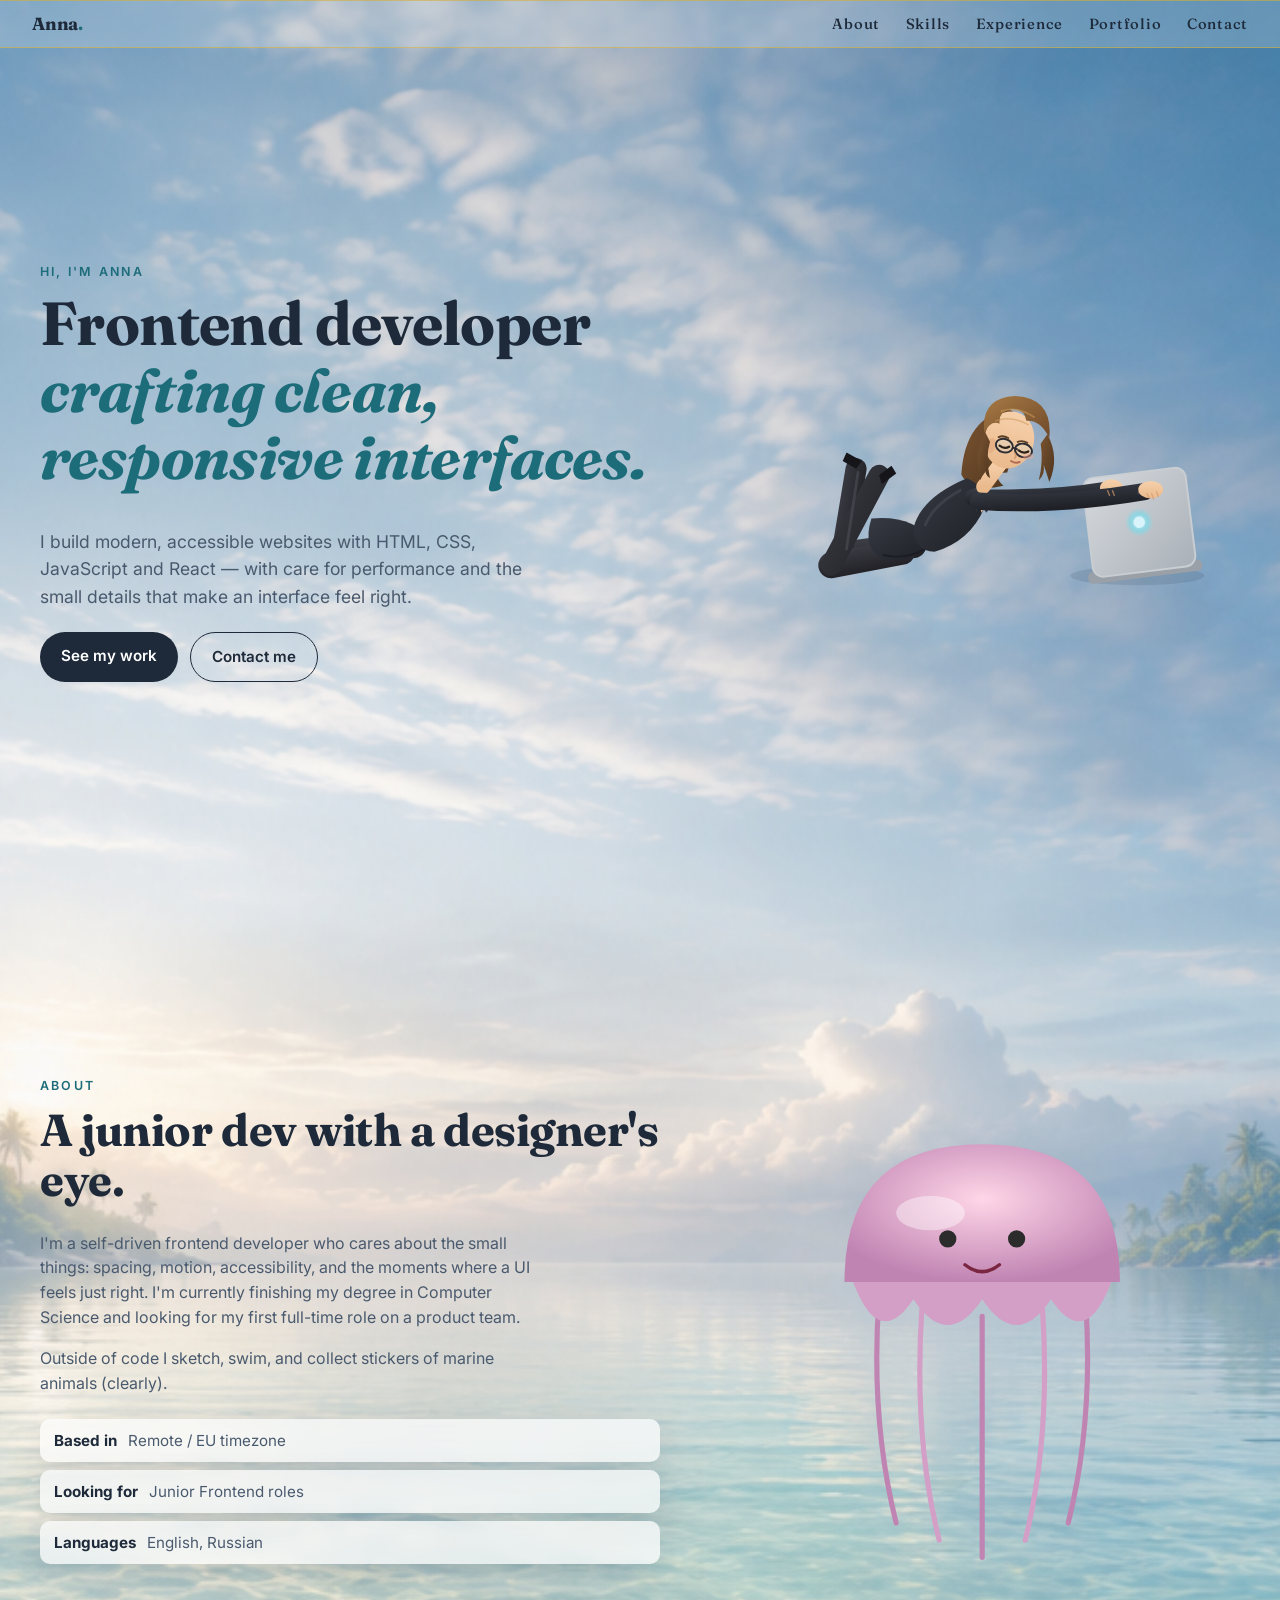
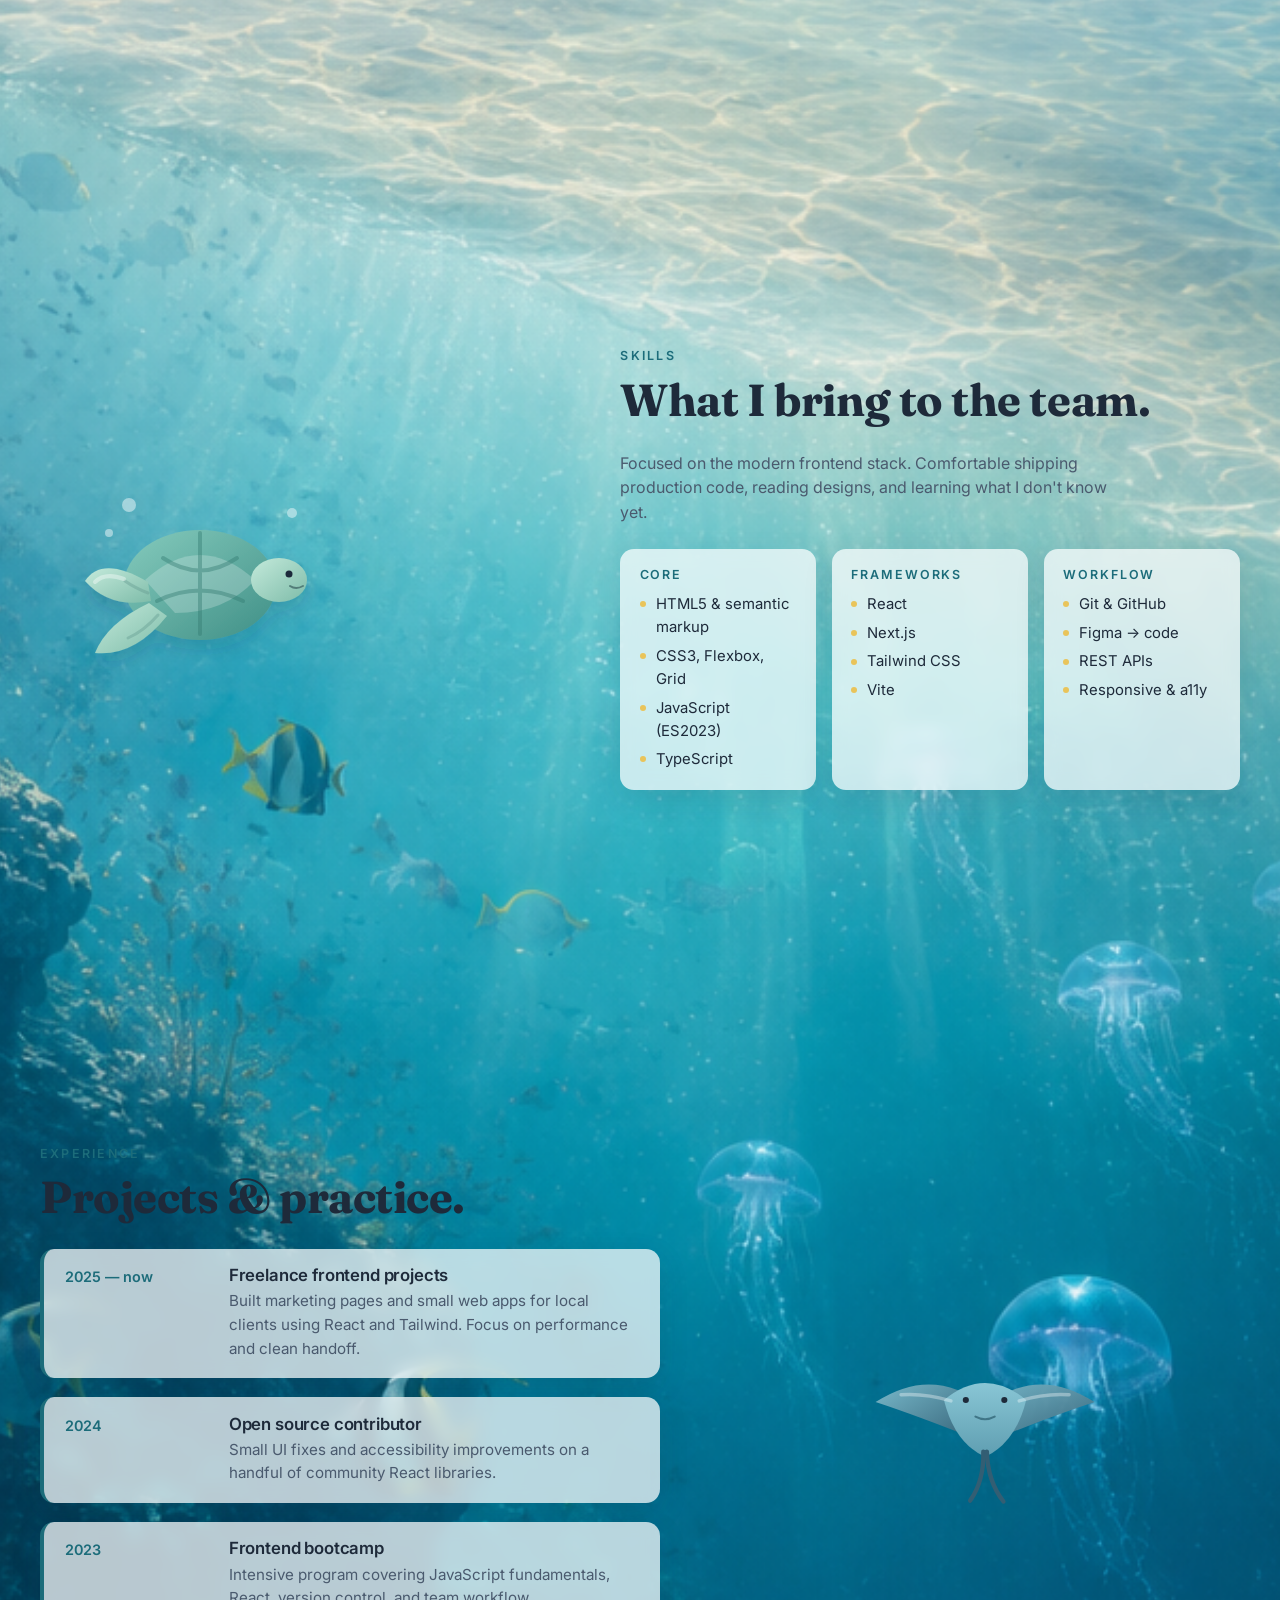
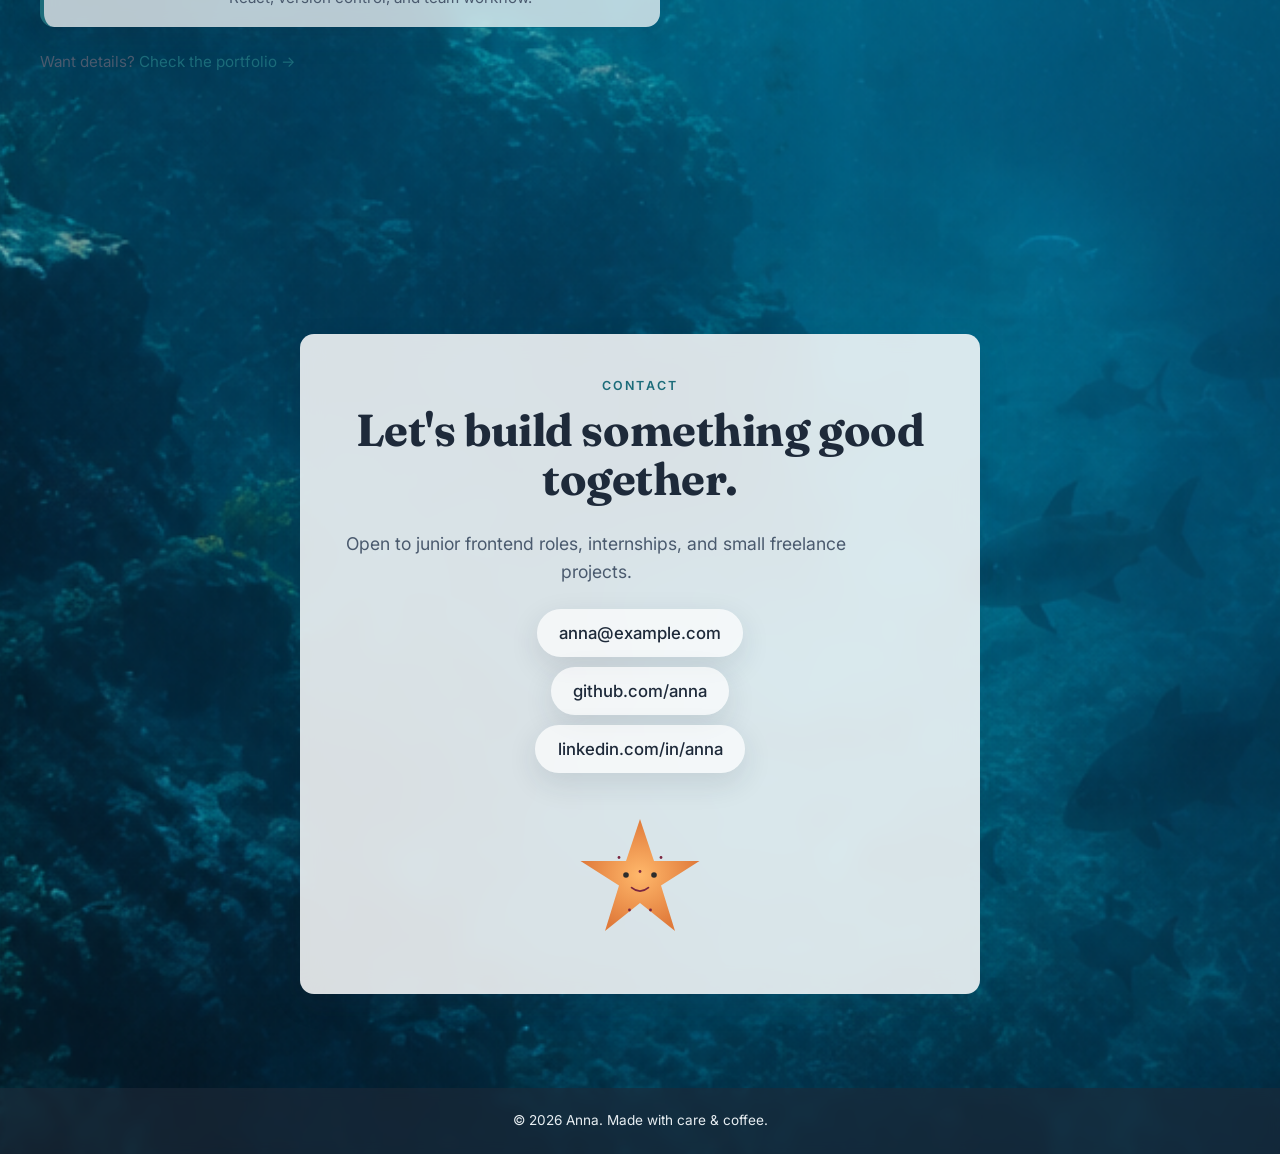
<file: index.html>
<!DOCTYPE html>
<html lang="en">
  <head>
    <!-- Кодировка и адаптация под ширину устройства -->
    <meta charset="UTF-8">
    <meta name="viewport" content="width=device-width, initial-scale=1.0">

    <!-- SEO: описание и ключевые слова для поисковиков -->
    <meta name="description" content="Anna — Junior Frontend Developer. Portfolio, skills and experience.">
    <meta name="keywords" content="Resume, Frontend Developer, React, JavaScript, Anna">
    <meta name="author" content="Anna">
    <title>Anna — Frontend Developer</title>

    <!-- Подключаем стили и шрифты Google -->
    <link rel="stylesheet" href="style.css">
    <link rel="preconnect" href="https://fonts.googleapis.com">
    <link rel="preconnect" href="https://fonts.gstatic.com" crossorigin>
    <link href="https://fonts.googleapis.com/css2?family=Inter:wght@400;500;600;700&family=Fraunces:opsz,wght@9..144,500;9..144,700&display=swap" rel="stylesheet">
  </head>
  <body>

    <!-- ============ ШАПКА: логотип + меню (прилипает к верху) ============ -->
    <header class="site-header">
      <!-- Логотип-имя, ведёт на самый верх страницы -->
      <a class="brand" href="#hero">Anna<span class="dot">.</span></a>
      <nav>
        <ul class="nav-list">
          <li><a href="#about">About</a></li>
          <li><a href="#skills">Skills</a></li>
          <li><a href="#experience">Experience</a></li>
          <li><a href="portfolio.html">Portfolio</a></li>
          <li><a href="#contact">Contact</a></li>
        </ul>
      </nav>
    </header>

    <main>

      <!-- ============ HERO: первый экран ============ -->
      <section id="hero" class="screen hero">
        <div class="hero-inner">
          <!-- Левая колонка: текст и кнопки -->
          <div class="hero-content">
            <p class="eyebrow">Hi, I'm Anna</p>
            <h1>Frontend developer<br><span class="accent">crafting clean, responsive interfaces.</span></h1>
            <p class="lede">I build modern, accessible websites with HTML, CSS, JavaScript and React — with care for performance and the small details that make an interface feel right.</p>
            <div class="cta-row">
              <a class="btn primary" href="portfolio.html">See my work</a>
              <a class="btn ghost" href="#contact">Contact me</a>
            </div>
          </div>

          <!-- =====================================================================
               Правая колонка: АНИМИРОВАННАЯ ДЕВУШКА (нарисована кодом в SVG).
               aria-hidden="true" — картинка декоративная, скринридеры её пропускают.

               Как устроен рисунок (сверху вниз по слоям):
                 defs   — градиенты (кожа, волосы, пиджак, колготки, ноутбук, свечение)
                 style  — анимации (см. ниже)
                 далее идут слои: ноутбук → задние волосы → ноги → юбка →
                          пиджак → дальняя рука → шея → голова → лицо →
                          передние волосы → ближняя рука и кисти

               Анимации (заданы в блоке <style> внутри SVG):
                 girlKick  — ноги/каблуки слегка покачиваются вверх-вниз
                 girlSway  — пряди волос мягко колышутся
                 girlType  — кисти рук «печатают» (чуть двигаются)
                 girlBlink — глаза изредка моргают
                 girlGlow  — логотип на ноутбуке пульсирует свечением
               Весь контейнер вдобавок «парит» (анимация float в style.css).
               ===================================================================== -->
          <div class="hero-animal" aria-hidden="true">
            <svg viewBox="0 0 460 300" xmlns="http://www.w3.org/2000/svg">

              <!-- Градиенты и цвета -->
              <defs>
                <linearGradient id="skin" x1="0" y1="0" x2="0" y2="1">
                  <stop offset="0%" stop-color="#f6d0ab"/><stop offset="100%" stop-color="#eaba8d"/>
                </linearGradient>
                <linearGradient id="hair" x1="0" y1="0" x2="1" y2="1">
                  <stop offset="0%" stop-color="#7c5430"/><stop offset="100%" stop-color="#4e3620"/>
                </linearGradient>
                <linearGradient id="hairHi" x1="0" y1="0" x2="1" y2="1">
                  <stop offset="0%" stop-color="#a87a44"/><stop offset="100%" stop-color="#6f4a2a"/>
                </linearGradient>
                <linearGradient id="blazer" x1="0" y1="0" x2="1" y2="1">
                  <stop offset="0%" stop-color="#363a43"/><stop offset="100%" stop-color="#1e2026"/>
                </linearGradient>
                <linearGradient id="tights" x1="0" y1="0" x2="1" y2="1">
                  <stop offset="0%" stop-color="#3b3b44"/><stop offset="100%" stop-color="#212126"/>
                </linearGradient>
                <linearGradient id="laptop" x1="0" y1="0" x2="1" y2="1">
                  <stop offset="0%" stop-color="#d6dade"/><stop offset="100%" stop-color="#aab0b8"/>
                </linearGradient>
                <radialGradient id="emblem" cx="50%" cy="50%" r="50%">
                  <stop offset="0%" stop-color="#bfeff7"/><stop offset="60%" stop-color="#8fd4e0"/>
                  <stop offset="100%" stop-color="#8fd4e0" stop-opacity="0"/>
                </radialGradient>
              </defs>

              <!-- Анимации рисунка -->
              <style>
                /* transform-box: fill-box — чтобы точка вращения считалась
                   относительно самой фигуры, а не всего холста. */
                .girl-legs  { transform-box: fill-box; transform-origin: 100% 82%; animation: girlKick 3.2s ease-in-out infinite; }
                .girl-lock  { transform-box: fill-box; transform-origin: top center; animation: girlSway 4s ease-in-out infinite; }
                .girl-lock.r { animation-delay: .6s; }
                .girl-hand  { transform-box: fill-box; transform-origin: center; animation: girlType .55s ease-in-out infinite alternate; }
                .girl-hand.b { animation-delay: .27s; }
                .girl-eyes  { transform-box: fill-box; transform-origin: center; animation: girlBlink 5.5s infinite; }
                .girl-emblem { animation: girlGlow 3s ease-in-out infinite; }

                @keyframes girlKick  { 0%,100% { transform: rotate(0); }      50% { transform: rotate(-5deg); } }
                @keyframes girlSway  { 0%,100% { transform: rotate(0); }      50% { transform: rotate(3deg); } }
                @keyframes girlType  { 0%      { transform: translateY(0); }  100% { transform: translateY(2px); } }
                @keyframes girlBlink { 0%,93%,100% { transform: scaleY(1); }  96% { transform: scaleY(.15); } }
                @keyframes girlGlow  { 0%,100% { opacity: .65; }              50% { opacity: 1; } }
              </style>

              <!-- НОУТБУК (немного повёрнут) -->
              <g>
                <ellipse cx="384" cy="258" rx="70" ry="10" fill="#1e2a3a" opacity="0.12"/>
                <g transform="rotate(-7 386 202)">
                  <rect x="326" y="248" width="120" height="12" rx="5" fill="#9aa0a8"/>           <!-- основание -->
                  <rect x="332" y="150" width="108" height="104" rx="11" fill="url(#laptop)"/>     <!-- крышка -->
                  <rect x="332" y="150" width="108" height="104" rx="11" fill="none" stroke="#c9ced3" stroke-width="2"/>
                  <circle class="girl-emblem" cx="386" cy="202" r="15" fill="url(#emblem)"/>        <!-- свечение логотипа -->
                  <circle cx="386" cy="202" r="6" fill="#d8f4fa"/>                                  <!-- сам логотип -->
                </g>
              </g>

              <!-- ЗАДНИЕ ВОЛОСЫ (за головой) -->
              <path d="M250 84 Q204 92 200 152 Q210 172 244 164 Q230 150 248 150 Q258 120 258 100 Q260 88 250 84 Z" fill="url(#hair)"/>

              <!-- НОГИ + КАБЛУКИ (колготки), вся группа покачивается -->
              <g class="girl-legs">
                <path d="M150 226 L75 236"  stroke="url(#tights)" stroke-width="27" fill="none" stroke-linecap="round"/> <!-- бедро 1 -->
                <path d="M75 236 L90 146"   stroke="url(#tights)" stroke-width="22" fill="none" stroke-linecap="round"/> <!-- голень 1 -->
                <path d="M138 233 L64 247"  stroke="url(#tights)" stroke-width="27" fill="none" stroke-linecap="round"/> <!-- бедро 2 -->
                <path d="M64 247 L114 153"  stroke="url(#tights)" stroke-width="22" fill="none" stroke-linecap="round"/> <!-- голень 2 -->
                <path d="M80 230 L92 150"   stroke="#55555f" stroke-width="3" fill="none" stroke-linecap="round" opacity="0.5"/> <!-- блик -->
                <path d="M90 146 l-14 -8 l4 -9 l16 9 z" fill="#15151a"/>   <!-- каблук 1 -->
                <path d="M114 153 l13 -10 l5 8 l-15 11 z" fill="#15151a"/> <!-- каблук 2 -->
              </g>

              <!-- ЮБКА -->
              <path d="M106 198 Q150 194 170 222 Q150 246 118 240 Q96 230 106 198 Z" fill="url(#blazer)"/>
              <path d="M118 236 Q140 242 162 230" stroke="#15161b" stroke-width="2" fill="none" opacity="0.6"/> <!-- линия низа -->

              <!-- ТОРС / ПИДЖАК -->
              <path d="M206 156 Q158 176 150 208 Q150 232 172 233 Q212 221 226 182 Q224 164 206 156 Z" fill="url(#blazer)"/>
              <path d="M200 168 Q170 184 162 206" stroke="#474b54" stroke-width="3" fill="none" opacity="0.6"/> <!-- блик талии -->
              <path d="M214 166 L224 176 L216 190 L208 178 Z" fill="#42464f"/> <!-- лацкан 1 -->
              <path d="M226 170 L236 180 L226 192 L220 182 Z" fill="#3a3e47"/> <!-- лацкан 2 -->
              <path d="M219 178 L226 184 L221 192 Z" fill="#f0c39d"/>          <!-- открытый вырот -->

              <!-- ДАЛЬНЯЯ РУКА (рукав + кисть) -->
              <path d="M212 176 Q290 178 352 168" stroke="url(#blazer)" stroke-width="17" fill="none" stroke-linecap="round"/>
              <path d="M345 170 q4 -3 8 -3" stroke="#474b54" stroke-width="2.5" fill="none" opacity="0.7"/> <!-- манжета -->
              <ellipse class="girl-hand" cx="357" cy="166" rx="12" ry="9" fill="url(#skin)"/>

              <!-- ШЕЯ -->
              <path d="M243 138 L223 165" stroke="url(#skin)" stroke-width="15" fill="none" stroke-linecap="round"/>

              <!-- ГОЛОВА + УХО -->
              <ellipse cx="250" cy="116" rx="26" ry="30" transform="rotate(16 250 116)" fill="url(#skin)"/>
              <ellipse cx="231" cy="122" rx="5" ry="8" transform="rotate(16 231 122)" fill="#e6b187"/>

              <!-- ЛИЦО -->
              <!-- очки -->
              <g stroke="#2c2c33" stroke-width="2" fill="none">
                <ellipse cx="245" cy="122" rx="9" ry="7" transform="rotate(16 245 122)" fill="#cdeef5" fill-opacity="0.22"/>
                <ellipse cx="265" cy="127" rx="9" ry="7" transform="rotate(16 265 127)" fill="#cdeef5" fill-opacity="0.22"/>
                <path d="M254 124 q3 1 5 2"/> <!-- перемычка -->
              </g>
              <!-- глаза (опущены к экрану), отдельной группой — чтобы моргали -->
              <g class="girl-eyes">
                <path d="M240 122 q5 4 10 1" stroke="#2a2018" stroke-width="2.4" fill="none" stroke-linecap="round"/>
                <path d="M260 127 q5 4 10 1" stroke="#2a2018" stroke-width="2.4" fill="none" stroke-linecap="round"/>
              </g>
              <path d="M239 113 q5 -2 10 1" stroke="#5a3f26" stroke-width="2" fill="none" stroke-linecap="round"/> <!-- бровь -->
              <path d="M259 118 q5 -2 10 1" stroke="#5a3f26" stroke-width="2" fill="none" stroke-linecap="round"/> <!-- бровь -->
              <path d="M256 130 q2 3 0 5" stroke="#d49a6f" stroke-width="1.6" fill="none" stroke-linecap="round"/> <!-- нос -->
              <path d="M252 138 q5 3 9 1" stroke="#b06a55" stroke-width="2" fill="none" stroke-linecap="round"/>   <!-- улыбка -->
              <ellipse cx="270" cy="133" rx="6" ry="3" fill="#f6a98f" opacity="0.45"/>                            <!-- румянец -->

              <!-- ПЕРЕДНИЕ ВОЛОСЫ (чёлка и боковые пряди, пряди колышутся) -->
              <path d="M224 108 Q220 72 256 70 Q296 72 292 114 Q283 95 268 96 Q266 82 251 84 Q239 86 240 99 Q231 95 224 108 Z" fill="url(#hairHi)"/>
              <path class="girl-lock r" d="M290 110 Q303 134 292 160 Q289 150 286 142 Q288 152 281 158 Q286 138 283 120 Z" fill="url(#hair)"/>
              <path class="girl-lock"   d="M225 108 Q212 132 220 158 Q224 148 226 140 Q223 152 230 156 Q225 134 230 118 Z" fill="url(#hair)"/>
              <path d="M242 86 Q258 80 276 92" stroke="#c79356" stroke-width="2" fill="none" opacity="0.6" stroke-linecap="round"/>   <!-- блик волос -->
              <path d="M236 96 Q252 90 270 100" stroke="#c79356" stroke-width="1.6" fill="none" opacity="0.5" stroke-linecap="round"/> <!-- блик волос -->

              <!-- БЛИЖНЯЯ РУКА + КИСТИ на ноутбуке -->
              <path d="M218 180 Q298 186 392 170" stroke="url(#blazer)" stroke-width="18" fill="none" stroke-linecap="round"/>
              <path d="M384 172 q5 -3 9 -3" stroke="#474b54" stroke-width="2.5" fill="none" opacity="0.7"/> <!-- манжета -->
              <ellipse class="girl-hand b" cx="398" cy="168" rx="13" ry="9" fill="url(#skin)"/>
              <g stroke="#d49a6f" stroke-width="1.4" opacity="0.7" stroke-linecap="round"> <!-- намёки на пальцы -->
                <path d="M394 172 l3 5"/><path d="M399 172 l2 6"/><path d="M404 170 l2 5"/>
                <path d="M353 169 l2 5"/><path d="M358 169 l2 5"/>
              </g>
            </svg>
          </div>
        </div>
      </section>

      <!-- ============ ABOUT: обо мне ============ -->
      <section id="about" class="screen about">
        <div class="section-inner">
          <div class="text">
            <p class="eyebrow">About</p>
            <h2>A junior dev with a designer's eye.</h2>
            <p>I'm a self-driven frontend developer who cares about the small things: spacing, motion, accessibility, and the moments where a UI feels just right. I'm currently finishing my degree in Computer Science and looking for my first full-time role on a product team.</p>
            <p>Outside of code I sketch, swim, and collect stickers of marine animals (clearly).</p>
            <!-- Короткие факты -->
            <ul class="facts">
              <li><strong>Based in</strong> Remote / EU timezone</li>
              <li><strong>Looking for</strong> Junior Frontend roles</li>
              <li><strong>Languages</strong> English, Russian</li>
            </ul>
          </div>

          <!-- Картинка-животное: медуза (нарисована в SVG) -->
          <div class="animal" aria-hidden="true">
            <svg viewBox="0 0 300 320" xmlns="http://www.w3.org/2000/svg">
              <defs>
                <radialGradient id="jellyBody" cx="50%" cy="40%" r="60%">
                  <stop offset="0%" stop-color="#ffd6e7"/>
                  <stop offset="100%" stop-color="#c084b3"/>
                </radialGradient>
              </defs>
              <!-- щупальца -->
              <path d="M90 150 Q85 220 100 280" stroke="#c084b3" stroke-width="3" fill="none" stroke-linecap="round"/>
              <path d="M115 155 Q110 230 125 290" stroke="#d39fc7" stroke-width="3" fill="none" stroke-linecap="round"/>
              <path d="M150 160 Q150 240 150 300" stroke="#c084b3" stroke-width="3" fill="none" stroke-linecap="round"/>
              <path d="M185 155 Q190 230 175 290" stroke="#d39fc7" stroke-width="3" fill="none" stroke-linecap="round"/>
              <path d="M210 150 Q215 220 200 280" stroke="#c084b3" stroke-width="3" fill="none" stroke-linecap="round"/>
              <!-- оборки -->
              <path d="M75 140 Q90 180 110 150 Q130 180 150 150 Q170 180 190 150 Q210 180 225 140" fill="#d39fc7"/>
              <!-- купол -->
              <path d="M70 140 Q70 60 150 60 Q230 60 230 140 Z" fill="url(#jellyBody)"/>
              <!-- блик -->
              <ellipse cx="120" cy="100" rx="20" ry="10" fill="#fff" opacity="0.4"/>
              <!-- глаза -->
              <circle cx="130" cy="115" r="5" fill="#2c2c2c"/>
              <circle cx="170" cy="115" r="5" fill="#2c2c2c"/>
              <path d="M140 130 Q150 138 160 130" stroke="#7a2640" stroke-width="2" fill="none" stroke-linecap="round"/>
            </svg>
          </div>
        </div>
      </section>

      <!-- ============ SKILLS: навыки ============ -->
      <section id="skills" class="screen skills">
        <div class="section-inner reverse">
          <div class="text">
            <p class="eyebrow">Skills</p>
            <h2>What I bring to the team.</h2>
            <p>Focused on the modern frontend stack. Comfortable shipping production code, reading designs, and learning what I don't know yet.</p>
            <!-- Три карточки навыков -->
            <div class="skill-grid">
              <div class="skill-card">
                <h3>Core</h3>
                <ul>
                  <li>HTML5 &amp; semantic markup</li>
                  <li>CSS3, Flexbox, Grid</li>
                  <li>JavaScript (ES2023)</li>
                  <li>TypeScript</li>
                </ul>
              </div>
              <div class="skill-card">
                <h3>Frameworks</h3>
                <ul>
                  <li>React</li>
                  <li>Next.js</li>
                  <li>Tailwind CSS</li>
                  <li>Vite</li>
                </ul>
              </div>
              <div class="skill-card">
                <h3>Workflow</h3>
                <ul>
                  <li>Git &amp; GitHub</li>
                  <li>Figma → code</li>
                  <li>REST APIs</li>
                  <li>Responsive &amp; a11y</li>
                </ul>
              </div>
            </div>
          </div>

          <!-- Картинка-животное: морская черепаха (со своей анимацией внутри SVG) -->
          <div class="animal" aria-hidden="true">
            <svg
              viewBox="0 0 320 260"
              xmlns="http://www.w3.org/2000/svg"
              style="width: 100%; max-width: 320px; height: auto; overflow: visible;"
            >
              <defs>
                <linearGradient id="skillsTurtleShell" x1="0" x2="1" y1="0" y2="1">
                  <stop offset="0%" stop-color="#85cbbd" />
                  <stop offset="100%" stop-color="#3f8f86" />
                </linearGradient>
                <linearGradient id="skillsTurtleSkin" x1="0" x2="1" y1="0" y2="1">
                  <stop offset="0%" stop-color="#c4eadb" />
                  <stop offset="100%" stop-color="#7ebca9" />
                </linearGradient>
                <filter id="skillsTurtleShadow" x="-20%" y="-20%" width="140%" height="150%">
                  <feDropShadow dx="0" dy="10" stdDeviation="8" flood-color="#1e2a3a" flood-opacity="0.14" />
                </filter>
              </defs>

              <style>
                /* Анимации черепахи: парит, машет ластами, пускает пузырьки */
                .skills-turtle { animation: skillsTurtleFloat 4.5s ease-in-out infinite; transform-origin: center; }
                .skills-turtle-front-fin { animation: skillsTurtleFrontFin 2.4s ease-in-out infinite; transform-origin: 112px 150px; }
                .skills-turtle-back-fin { animation: skillsTurtleBackFin 2.8s ease-in-out infinite; transform-origin: 120px 178px; }
                .skills-turtle-bubble { animation: skillsTurtleBubble 3s ease-in-out infinite; }
                .skills-turtle-bubble.two { animation-delay: 0.7s; }
                .skills-turtle-bubble.three { animation-delay: 1.4s; }
                @keyframes skillsTurtleFloat { 0%, 100% { transform: translateY(0) rotate(-1deg); } 50% { transform: translateY(-12px) rotate(2deg); } }
                @keyframes skillsTurtleFrontFin { 0%, 100% { transform: rotate(0deg); } 50% { transform: rotate(-9deg); } }
                @keyframes skillsTurtleBackFin { 0%, 100% { transform: rotate(0deg); } 50% { transform: rotate(7deg); } }
                @keyframes skillsTurtleBubble { 0% { transform: translateY(20px); opacity: 0; } 30% { opacity: 0.55; } 100% { transform: translateY(-24px); opacity: 0; } }
              </style>

              <g class="skills-turtle" filter="url(#skillsTurtleShadow)">
                <!-- панцирь -->
                <ellipse cx="160" cy="150" rx="76" ry="55" fill="url(#skillsTurtleShell)" />
                <!-- блик на панцире -->
                <path d="M105 145 Q160 95 215 145 Q185 178 135 178 Z" fill="rgba(255,255,255,0.22)" />
                <!-- узор панциря -->
                <path d="M160 98 L160 199 M123 123 Q160 148 197 123 M117 166 Q160 145 203 166" stroke="#347970" stroke-width="4" fill="none" opacity="0.42" stroke-linecap="round" />
                <!-- голова -->
                <ellipse cx="239" cy="145" rx="28" ry="22" fill="url(#skillsTurtleSkin)" />
                <!-- глаз -->
                <circle cx="249" cy="139" r="3.5" fill="#1e2a3a" />
                <!-- улыбка -->
                <path d="M250 151 Q256 155 263 151" stroke="#527d78" stroke-width="2" fill="none" stroke-linecap="round" />
                <!-- передний ласт -->
                <path class="skills-turtle-front-fin" d="M108 147 Q62 120 45 146 Q70 174 111 166 Z" fill="url(#skillsTurtleSkin)" />
                <!-- задний ласт -->
                <path class="skills-turtle-back-fin" d="M109 168 Q67 188 55 218 Q94 222 127 181 Z" fill="url(#skillsTurtleSkin)" />
                <!-- детали ластов -->
                <path d="M85 146 Q95 153 108 158" stroke="#62998e" stroke-width="3" fill="none" opacity="0.4" stroke-linecap="round" />
                <path d="M88 203 Q104 196 118 180" stroke="#62998e" stroke-width="3" fill="none" opacity="0.4" stroke-linecap="round" />
                <path d="M84 144 Q65 137 55 147" stroke="rgba(255,255,255,0.38)" stroke-width="4" fill="none" stroke-linecap="round" />
                <!-- пузырьки -->
                <ellipse class="skills-turtle-bubble" cx="89" cy="70" rx="7" ry="7" fill="#ffffff" opacity="0.45" />
                <ellipse class="skills-turtle-bubble two" cx="69" cy="98" rx="4" ry="4" fill="#ffffff" opacity="0.45" />
                <ellipse class="skills-turtle-bubble three" cx="252" cy="78" rx="5" ry="5" fill="#ffffff" opacity="0.45" />
              </g>
            </svg>
          </div>
        </div>
      </section>

      <!-- ============ EXPERIENCE: опыт ============ -->
      <section id="experience" class="screen experience">
        <div class="section-inner">
          <div class="text">
            <p class="eyebrow">Experience</p>
            <h2>Projects &amp; practice.</h2>
            <!-- Таймлайн с опытом -->
            <ol class="timeline">
              <li>
                <div class="when">2025 — now</div>
                <div class="what">
                  <h3>Freelance frontend projects</h3>
                  <p>Built marketing pages and small web apps for local clients using React and Tailwind. Focus on performance and clean handoff.</p>
                </div>
              </li>
              <li>
                <div class="when">2024</div>
                <div class="what">
                  <h3>Open source contributor</h3>
                  <p>Small UI fixes and accessibility improvements on a handful of community React libraries.</p>
                </div>
              </li>
              <li>
                <div class="when">2023</div>
                <div class="what">
                  <h3>Frontend bootcamp</h3>
                  <p>Intensive program covering JavaScript fundamentals, React, version control, and team workflow.</p>
                </div>
              </li>
            </ol>
            <p class="hint">Want details? <a href="portfolio.html">Check the portfolio →</a></p>
          </div>

          <!-- Картинка-животное: скат (анимация через теги SMIL внутри SVG) -->
          <div class="animal manta-ray" aria-hidden="true">
            <svg viewBox="0 0 320 260" xmlns="http://www.w3.org/2000/svg">
              <defs>
                <linearGradient id="rayBodyExp" x1="0" x2="1" y1="0" y2="1">
                  <stop offset="0%" stop-color="#7bb9ca" />
                  <stop offset="100%" stop-color="#335e73" />
                </linearGradient>
                <linearGradient id="rayCenterExp" x1="0" x2="0" y1="0" y2="1">
                  <stop offset="0%" stop-color="#89c6d5" />
                  <stop offset="100%" stop-color="#5f9eb1" />
                </linearGradient>
              </defs>

              <!-- весь скат тихонько дрейфует -->
              <g>
                <animateTransform attributeName="transform" type="translate" values="0 0; 4 -8; 0 0; -4 4; 0 0" dur="6s" repeatCount="indefinite" />
                <!-- левое крыло (взмахивает) -->
                <g>
                  <animateTransform attributeName="transform" type="rotate" values="2 160 130; -7 160 130; 2 160 130" dur="2.7s" repeatCount="indefinite" />
                  <path d="M160 126 Q105 74 36 111 Q83 131 145 162 Z" fill="url(#rayBodyExp)" opacity="0.96" />
                </g>
                <!-- правое крыло (взмахивает) -->
                <g>
                  <animateTransform attributeName="transform" type="rotate" values="-2 160 130; 7 160 130; -2 160 130" dur="2.7s" repeatCount="indefinite" />
                  <path d="M160 126 Q215 74 284 111 Q237 131 175 162 Z" fill="url(#rayBodyExp)" opacity="0.96" />
                </g>
                <!-- центр тела -->
                <path d="M113 119 Q160 80 207 119 Q195 168 160 184 Q125 168 113 119 Z" fill="url(#rayCenterExp)" />
                <!-- хвост -->
                <path d="M158 178 Q159 211 143 234" stroke="#335e73" stroke-width="5" fill="none" stroke-linecap="round" />
                <path d="M162 178 Q163 212 181 235" stroke="#335e73" stroke-width="5" fill="none" stroke-linecap="round" />
                <!-- глаза -->
                <circle cx="138" cy="119" r="3.5" fill="#1e2a3a" />
                <circle cx="182" cy="119" r="3.5" fill="#1e2a3a" />
                <!-- улыбка -->
                <path d="M149 138 Q160 144 171 138" stroke="#2f6273" stroke-width="2.4" fill="none" stroke-linecap="round" opacity="0.75" />
                <!-- блики -->
                <path d="M121 120 Q91 111 64 113" stroke="rgba(255,255,255,0.35)" stroke-width="4" fill="none" stroke-linecap="round" />
                <path d="M199 120 Q229 111 256 113" stroke="rgba(255,255,255,0.35)" stroke-width="4" fill="none" stroke-linecap="round" />
              </g>
            </svg>
          </div>
        </div>
      </section>

      <!-- ============ CONTACT: контакты ============ -->
      <section id="contact" class="screen contact">
        <div class="contact-inner">
          <p class="eyebrow">Contact</p>
          <h2>Let's build something good together.</h2>
          <p class="lede">Open to junior frontend roles, internships, and small freelance projects.</p>
          <!-- Список контактов (пока заглушки — поменяй на свои) -->
          <ul class="contact-list">
            <li><a href="mailto:anna@example.com">anna@example.com</a></li>
            <li><a href="https://github.com/anna" target="_blank" rel="noopener">github.com/anna</a></li>
            <li><a href="https://linkedin.com/in/anna" target="_blank" rel="noopener">linkedin.com/in/anna</a></li>
          </ul>

          <!-- Картинка-животное: морская звезда (медленно вращается, см. style.css) -->
          <div class="contact-animal" aria-hidden="true">
            <svg viewBox="0 0 200 200" xmlns="http://www.w3.org/2000/svg">
              <defs>
                <radialGradient id="starBody" cx="50%" cy="50%" r="50%">
                  <stop offset="0%" stop-color="#ffb86b"/>
                  <stop offset="100%" stop-color="#e07a3a"/>
                </radialGradient>
              </defs>
              <path d="M100 20 L120 80 L185 80 L130 115 L150 180 L100 140 L50 180 L70 115 L15 80 L80 80 Z" fill="url(#starBody)"/>
              <circle cx="80" cy="100" r="4" fill="#2c2c2c"/>
              <circle cx="120" cy="100" r="4" fill="#2c2c2c"/>
              <path d="M88 118 Q100 128 112 118" stroke="#7a2640" stroke-width="2.5" fill="none" stroke-linecap="round"/>
              <circle cx="100" cy="95" r="2" fill="#7a2640"/>
              <circle cx="70" cy="75" r="2" fill="#7a2640"/>
              <circle cx="130" cy="75" r="2" fill="#7a2640"/>
              <circle cx="85" cy="150" r="2" fill="#7a2640"/>
              <circle cx="115" cy="150" r="2" fill="#7a2640"/>
            </svg>
          </div>
        </div>
      </section>

    </main>

    <!-- ============ ПОДВАЛ ============ -->
    <footer class="site-footer">
      <!-- Год подставляется автоматически скриптом lil.js -->
      <p>© <span id="year"></span> Anna. Made with care &amp; coffee.</p>
    </footer>

    <!-- Маленький скрипт: год в подвале + появление секций при прокрутке -->
    <script src="lil.js"></script>
  </body>
</html>
</file>
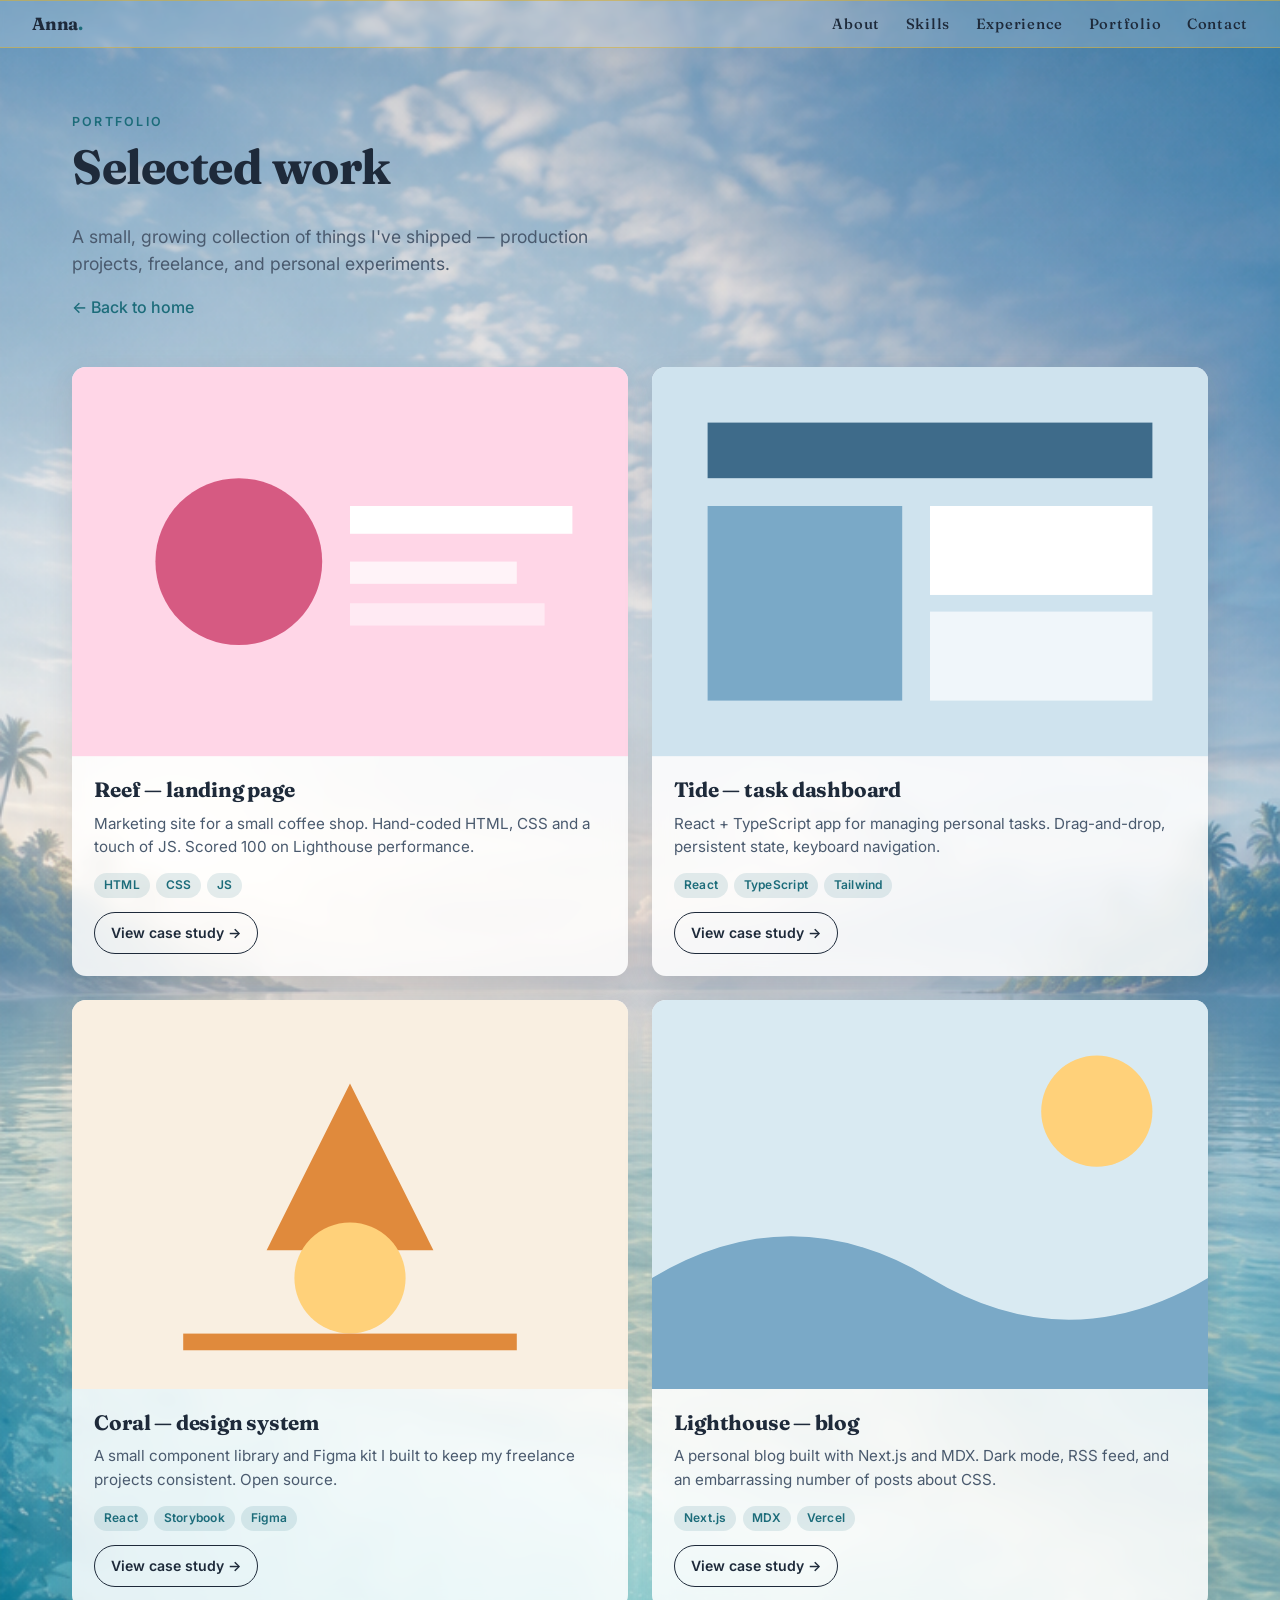
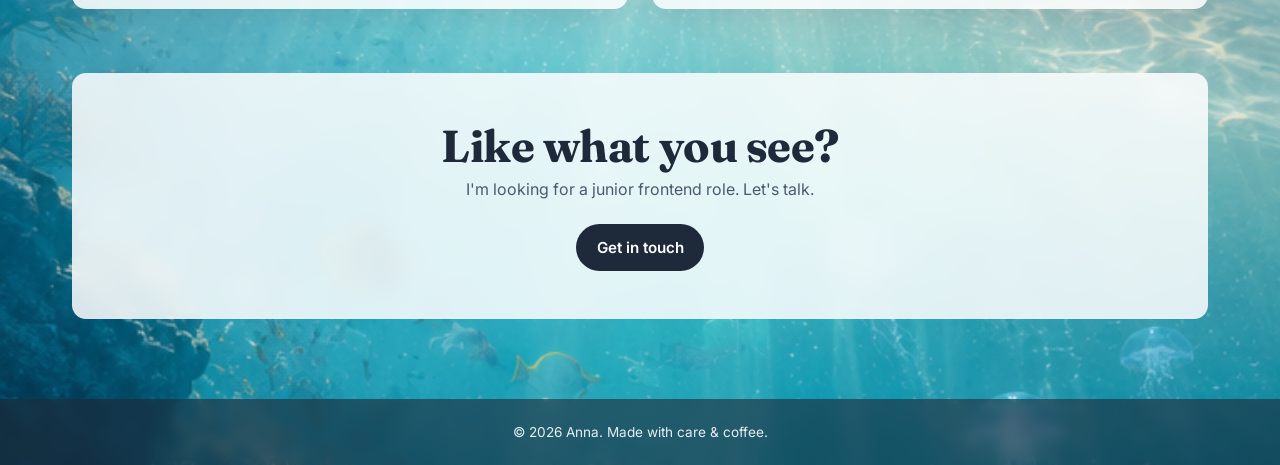
<file: portfolio.html>
<!DOCTYPE html>
<html lang="en">
  <head>
    <meta charset="UTF-8">
    <meta name="viewport" content="width=device-width, initial-scale=1.0">
    <meta name="description" content="Anna's portfolio — selected frontend projects.">
    <title>Portfolio — Anna</title>
    <!-- Тот же файл стилей, что и на главной -->
    <link rel="stylesheet" href="style.css">
    <link rel="preconnect" href="https://fonts.googleapis.com">
    <link rel="preconnect" href="https://fonts.gstatic.com" crossorigin>
    <link href="https://fonts.googleapis.com/css2?family=Inter:wght@400;500;600;700&family=Fraunces:opsz,wght@9..144,500;9..144,700&display=swap" rel="stylesheet">
  </head>
  <body>

    <!-- ============ ШАПКА (та же, что на главной) ============ -->
    <header class="site-header">
      <a class="brand" href="index.html">Anna<span class="dot">.</span></a>
      <nav>
        <ul class="nav-list">
          <li><a href="index.html#about">About</a></li>
          <li><a href="index.html#skills">Skills</a></li>
          <li><a href="index.html#experience">Experience</a></li>
          <!-- aria-current="page" подсказывает скринридеру, что мы на этой странице -->
          <li><a href="portfolio.html" aria-current="page">Portfolio</a></li>
          <li><a href="index.html#contact">Contact</a></li>
        </ul>
      </nav>
    </header>

    <main class="portfolio-page">
      <!-- Вступление -->
      <section class="portfolio-hero">
        <p class="eyebrow">Portfolio</p>
        <h1>Selected work</h1>
        <p class="lede">A small, growing collection of things I've shipped — production projects, freelance, and personal experiments.</p>
        <p><a class="back" href="index.html">← Back to home</a></p>
      </section>

      <!-- ============ СЕТКА ПРОЕКТОВ ============ -->
      <!-- Каждый проект = карточка <article> с превью (SVG), описанием и тегами -->
      <section class="projects">
        <article class="project">
          <div class="project-thumb thumb-1" aria-hidden="true">
            <svg viewBox="0 0 200 140" xmlns="http://www.w3.org/2000/svg">
              <rect width="200" height="140" fill="#ffd6e7"/>
              <circle cx="60" cy="70" r="30" fill="#d65a82"/>
              <rect x="100" y="50" width="80" height="10" fill="#fff"/>
              <rect x="100" y="70" width="60" height="8" fill="#fff" opacity="0.7"/>
              <rect x="100" y="85" width="70" height="8" fill="#fff" opacity="0.5"/>
            </svg>
          </div>
          <div class="project-body">
            <h2>Reef — landing page</h2>
            <p>Marketing site for a small coffee shop. Hand-coded HTML, CSS and a touch of JS. Scored 100 on Lighthouse performance.</p>
            <ul class="tags"><li>HTML</li><li>CSS</li><li>JS</li></ul>
            <a class="btn ghost small" href="#">View case study →</a>
          </div>
        </article>

        <article class="project">
          <div class="project-thumb thumb-2" aria-hidden="true">
            <svg viewBox="0 0 200 140" xmlns="http://www.w3.org/2000/svg">
              <rect width="200" height="140" fill="#cfe3ee"/>
              <rect x="20" y="20" width="160" height="20" fill="#3e6b8a"/>
              <rect x="20" y="50" width="70" height="70" fill="#7aa9c7"/>
              <rect x="100" y="50" width="80" height="32" fill="#fff"/>
              <rect x="100" y="88" width="80" height="32" fill="#fff" opacity="0.7"/>
            </svg>
          </div>
          <div class="project-body">
            <h2>Tide — task dashboard</h2>
            <p>React + TypeScript app for managing personal tasks. Drag-and-drop, persistent state, keyboard navigation.</p>
            <ul class="tags"><li>React</li><li>TypeScript</li><li>Tailwind</li></ul>
            <a class="btn ghost small" href="#">View case study →</a>
          </div>
        </article>

        <article class="project">
          <div class="project-thumb thumb-3" aria-hidden="true">
            <svg viewBox="0 0 200 140" xmlns="http://www.w3.org/2000/svg">
              <rect width="200" height="140" fill="#f9efe1"/>
              <polygon points="100,30 130,90 70,90" fill="#e08a3c"/>
              <circle cx="100" cy="100" r="20" fill="#ffd17a"/>
              <rect x="40" y="120" width="120" height="6" fill="#e08a3c"/>
            </svg>
          </div>
          <div class="project-body">
            <h2>Coral — design system</h2>
            <p>A small component library and Figma kit I built to keep my freelance projects consistent. Open source.</p>
            <ul class="tags"><li>React</li><li>Storybook</li><li>Figma</li></ul>
            <a class="btn ghost small" href="#">View case study →</a>
          </div>
        </article>

        <article class="project">
          <div class="project-thumb thumb-4" aria-hidden="true">
            <svg viewBox="0 0 200 140" xmlns="http://www.w3.org/2000/svg">
              <rect width="200" height="140" fill="#d9eaf2"/>
              <path d="M0 100 Q50 70 100 100 T200 100 V140 H0 Z" fill="#7aa9c7"/>
              <circle cx="160" cy="40" r="20" fill="#ffd17a"/>
            </svg>
          </div>
          <div class="project-body">
            <h2>Lighthouse — blog</h2>
            <p>A personal blog built with Next.js and MDX. Dark mode, RSS feed, and an embarrassing number of posts about CSS.</p>
            <ul class="tags"><li>Next.js</li><li>MDX</li><li>Vercel</li></ul>
            <a class="btn ghost small" href="#">View case study →</a>
          </div>
        </article>
      </section>

      <!-- Призыв к действию -->
      <section class="portfolio-cta">
        <h2>Like what you see?</h2>
        <p>I'm looking for a junior frontend role. Let's talk.</p>
        <a class="btn primary" href="index.html#contact">Get in touch</a>
      </section>
    </main>

    <footer class="site-footer">
      <p>© <span id="year"></span> Anna. Made with care &amp; coffee.</p>
    </footer>

    <script src="lil.js"></script>
  </body>
</html>
</file>
<file: style.css>
*,
*::before,
*::after {
  margin: 0;
  padding: 0;
  box-sizing: border-box;
}

/* :root — это «переменные» сайта (цвета, размеры).*/

:root {
  --bg: #f6f1ec;            /* запасной фон (если картинка не загрузится) */
  --ink: #1e2a3a;           /* основной тёмный цвет текста */
  --ink-soft: #4a5a6e;      /* приглушённый текст (абзацы) */

  --accent: #e9c45a;        /* мягкое золото — только тонкие декоративные линии/точки */
  --accent-ink: #1c6c7a;    /* глубокий бирюзовый — читаемые ссылки и текст-акцент */
  --accent-soft: #ffe1ea;   /* нежно-розовый — фон тегов */

  /* Матовое «стекло» карточек: полупрозрачный белый поверх фона-океана,
     чтобы текст всегда был читаемым. */
  --card: rgba(255, 255, 255, 0.72);
  --card-strong: rgba(255, 255, 255, 0.85);

  --sea-1: #eaf3f7;
  --sea-2: #d9eaf2;
  --sea-3: #c4dde9;

  --max: 1200px;            /* максимальная ширина контента */
  --radius: 14px;           /* скругление углов карточек */
  --shadow: 0 10px 30px rgba(30, 42, 58, 0.12);  /* мягкая тень */
}

html {
  scroll-behavior: smooth;   
  scroll-padding-top: 80px;
}

body {
  font-family: 'Inter', system-ui, -apple-system, sans-serif;
  color: var(--ink);
  background: var(--bg) url('background.png') center top / cover no-repeat;
  line-height: 1.55;
  -webkit-font-smoothing: antialiased;
}

/* Ссылки: бирюзовые (хорошо читаются), при наведении темнеют */
/* На телефонах «прибитый» фон (fixed) работает рывками — там делаем обычный */
@media (max-width: 860px) {
  body { background-attachment: scroll; }
}

a {
  color: var(--accent-ink);
  text-decoration: none;
  transition: color 0.15s ease;
}
a:hover { color: var(--ink); }

/* Заголовки — другим, более «журнальным» шрифтом */
h1, h2, h3 {
  font-family: 'Fraunces', Georgia, serif;
  color: var(--ink);
  line-height: 1.1;
  margin: 0 0 0.6em;
  letter-spacing: -0.01em;
}

h1 { font-size: clamp(2.2rem, 5vw, 3.8rem); font-weight: 700; }
h2 { font-size: clamp(1.8rem, 4vw, 2.8rem); font-weight: 700; }
h3 { font-size: 1.1rem; font-weight: 600; }

p { margin: 0 0 1em; color: var(--ink-soft); }
ul, ol { margin: 0; padding: 0; }
li { list-style: none; }

/* «Надзаголовок» — маленькая подпись над заголовком (About, Skills, Hi, I'm Anna).
   Раньше класс .eyebrow использовался в HTML, но не был оформлен — теперь оформлен. */
.eyebrow {
  text-transform: uppercase;
  letter-spacing: 0.18em;
  font-size: 0.78rem;
  font-weight: 600;
  color: var(--accent-ink);
  margin-bottom: 0.6rem;
}


/* ============ 2. Шапка ============ */
.site-header {
  position: sticky;         
  top: 0;
  z-index: 50;
  display: flex;
  align-items: center;
  justify-content: space-between;  
  padding: 0.5rem 2rem;
  min-height: 48px;
  background: rgba(255, 255, 255, 0.18);
  backdrop-filter: blur(2px);            
  -webkit-backdrop-filter: blur(20px);
  border-top: 1px solid rgba(212, 175, 55, 0.6);
  border-bottom: 1px solid rgba(212, 175, 55, 0.6);
  font-size: 0.92rem;
  font-family: 'Fraunces', Georgia, serif;
  letter-spacing: 0.05em;
}

/* Логотип «Anna.» */
.brand {
  font-family: 'Fraunces', Georgia, serif;
  font-weight: 700;
  font-size: 1.1rem;
  color: var(--ink);
  letter-spacing: -0.01em;
}
.brand .dot { color: var(--accent-ink); }  

.site-header nav { margin-left: auto; }

.nav-list {
  display: flex;
  justify-content: flex-end;
  align-items: center;
  gap: 1.6rem;
}

.site-header nav a {
  color: var(--ink);
  font-weight: 500;
  position: relative;
}


.site-header nav a::after {
  content: '';
  position: absolute;
  left: 0; right: 0; bottom: -6px;
  height: 2px;
  background: var(--accent);
  transform: scaleX(0);       /* по умолчанию линия сжата в точку */
  transform-origin: left;
  transition: transform 0.2s ease;
}
.site-header nav a:hover::after { transform: scaleX(1); }  /* при наведении растягивается */

/* На узких экранах меню переносится под логотип */
@media (max-width: 640px) {
  .site-header {
    padding: 0.5rem 1rem;
    flex-wrap: wrap;
    gap: 0.5rem;
  }
  .site-header nav { width: 100%; }
  .nav-list {
    gap: 0.6rem;
    font-size: 0.78rem;
    justify-content: flex-start;
  }
}


/* ============ 3. Каркас секций (по одному экрану) ============ */
.screen {
  min-height: calc(100vh - 52px);  /* почти на всю высоту экрана */
  padding: 4rem 2rem;
  display: flex;
  align-items: center;
  justify-content: center;
}

/* Двухколоночная сетка: текст слева, картинка справа */
.section-inner {
  max-width: var(--max);
  width: 100%;
  display: grid;
  grid-template-columns: 1.2fr 1fr;
  gap: 4rem;
  align-items: center;
}
/* .reverse меняет колонки местами (картинка слева, текст справа) */
.section-inner.reverse { grid-template-columns: 1fr 1.2fr; }
.section-inner.reverse .text { order: 2; }
.section-inner.reverse .animal { order: 1; }

/* На планшете/телефоне — одна колонка */
@media (max-width: 860px) {
  .section-inner,
  .section-inner.reverse { grid-template-columns: 1fr; gap: 2.5rem; }
  .section-inner.reverse .text { order: 1; }
  .section-inner.reverse .animal { order: 2; }
  .animal svg { max-width: 60%; margin: 0 auto; }
}

.text p { max-width: 50ch; }  /* ограничиваем длину строки для читаемости */


/* ============ 4. Hero (первый экран с девушкой) ============ */
.hero {
  position: relative;
  overflow: hidden;
}

.hero-inner {
  max-width: var(--max);
  width: 100%;
  display: grid;
  grid-template-columns: 1.3fr 1fr;
  gap: 3rem;
  align-items: center;
}

.hero-content { width: 100%; }

/* Контейнер девушки: плавно «парит» вверх-вниз (анимация float ниже) */
.hero-animal {
  display: flex;
  justify-content: center;
  align-items: center;
  animation: float 3s ease-in-out infinite;
}
.hero-animal svg { max-width: 440px; width: 100%; height: auto; }

@keyframes float {
  0%, 100% { transform: translateY(0); }
  50% { transform: translateY(-14px); }
}

.lede { font-size: 1.1rem; max-width: 48ch; }

/* Выделенная часть заголовка — курсив бирюзового цвета */
.accent { color: var(--accent-ink); font-style: italic; }

/* Ряд кнопок под заголовком */
.cta-row {
  display: flex;
  gap: 0.8rem;
  margin-top: 1.4rem;
  flex-wrap: wrap;
}

/* Кнопки */
.btn {
  display: inline-block;
  padding: 0.75rem 1.3rem;
  border-radius: 999px;       /* полностью скруглённые (таблетка) */
  font-weight: 600;
  font-size: 0.95rem;
  transition: transform 0.15s ease, background 0.15s ease, color 0.15s ease;
}
.btn.primary { background: var(--ink); color: #fff; }
.btn.primary:hover { background-color: var(--accent-ink); color: #fff; transform: translateY(-2px); }
.btn.ghost { border: 1.5px solid var(--ink); color: var(--ink); }
.btn.ghost:hover { background: var(--ink); color: #fff; transform: translateY(-2px); }

@media (max-width: 860px) {
  .hero-inner { grid-template-columns: 1fr; text-align: left; }
  .hero-animal svg { max-width: 80%; margin: 1rem auto 0; }
}


/* ============ 5. About (обо мне) ============ */
/* Список фактов — матовые карточки */
.facts {
  margin-top: 1.5rem;
  display: grid;
  gap: 0.5rem;
}
.facts li {
  padding: 0.6rem 0.9rem;
  background: var(--card);
  backdrop-filter: blur(8px);
  -webkit-backdrop-filter: blur(8px);
  border-radius: 10px;
  box-shadow: var(--shadow);
  color: var(--ink-soft);
  font-size: 0.95rem;
}
.facts strong { color: var(--ink); margin-right: 0.4rem; }


/* ============ 6. Skills (навыки) ============ */
/* Три карточки в ряд */
.skill-grid {
  display: grid;
  grid-template-columns: repeat(3, 1fr);
  gap: 1rem;
  margin-top: 1.5rem;
}
.skill-card {
  background: var(--card);
  backdrop-filter: blur(8px);
  -webkit-backdrop-filter: blur(8px);
  border-radius: var(--radius);
  padding: 1.2rem;
  box-shadow: var(--shadow);
  transition: transform 0.2s ease;
}
.skill-card:hover { transform: translateY(-4px); }  /* приподнимается при наведении */
.skill-card h3 {
  font-family: 'Inter', sans-serif;
  font-size: 0.78rem;
  text-transform: uppercase;
  letter-spacing: 0.15em;
  color: var(--accent-ink);
  margin-bottom: 0.7rem;
}
.skill-card ul { display: grid; gap: 0.35rem; }
.skill-card li {
  font-size: 0.93rem;
  color: var(--ink);
  padding-left: 1rem;
  position: relative;
}
/* Золотая точка-маркер перед каждым навыком */
.skill-card li::before {
  content: '';
  position: absolute;
  left: 0; top: 0.55em;
  width: 6px; height: 6px;
  background: var(--accent);
  border-radius: 50%;
}

@media (max-width: 640px) {
  .skill-grid { grid-template-columns: 1fr; }
}


/* ============ 7. Experience (опыт) ============ */
/* Таймлайн: слева дата, справа описание */
.timeline {
  display: grid;
  gap: 1.2rem;
  margin-top: 1.5rem;
}
.timeline li {
  display: grid;
  grid-template-columns: 140px 1fr;
  gap: 1.5rem;
  padding: 1.1rem 1.3rem;
  background: var(--card);
  backdrop-filter: blur(8px);
  -webkit-backdrop-filter: blur(8px);
  border-radius: var(--radius);
  box-shadow: var(--shadow);
  border-left: 4px solid var(--accent-ink);  /* бирюзовая полоска слева */
}
.timeline .when {
  font-weight: 600;
  color: var(--accent-ink);
  font-size: 0.9rem;
}
.timeline h3 { margin-bottom: 0.3rem; font-family: 'Inter', sans-serif; font-size: 1.05rem; }
.timeline p { margin: 0; font-size: 0.95rem; }

.hint { margin-top: 1.4rem; font-size: 0.95rem; }

@media (max-width: 640px) {
  .timeline li { grid-template-columns: 1fr; gap: 0.4rem; }
}

/* Картинка-животное в секции опыта (скат) — плавно парит */
.experience .animal {
  display: flex;
  justify-content: center;
  align-items: center;
  animation: float 4s ease-in-out infinite;
}
.experience .animal svg {
  width: 100%;
  max-width: 280px;
  height: auto;
}


/* ============ 8. Contact (контакты) ============ */
.contact {
  text-align: center;
  position: relative;
}

/* Внизу страницы фон-океан тёмный, поэтому весь блок контактов
   кладём на матовую светлую «карточку» — так тёмный текст остаётся читаемым. */
.contact-inner {
  max-width: 680px;
  width: 100%;
  background: var(--card-strong);
  backdrop-filter: blur(12px);
  -webkit-backdrop-filter: blur(12px);
  border-radius: var(--radius);
  padding: 2.6rem 2rem;
  box-shadow: var(--shadow);
}

.contact-list {
  display: flex;
  flex-direction: column;
  gap: 0.6rem;
  margin-top: 1.5rem;
  font-size: 1.05rem;
}
.contact-list a {
  display: inline-block;
  padding: 0.7rem 1.4rem;
  background: rgba(255, 255, 255, 0.7);
  border-radius: 999px;
  box-shadow: var(--shadow);
  color: var(--ink);
  font-weight: 500;
  transition: transform 0.15s ease, color 0.15s ease;
}
.contact-list a:hover { color: var(--accent-ink); transform: translateY(-2px); }

/* Морская звезда — медленно вращается */
.contact-animal {
  margin: 2rem auto 0;
  max-width: 140px;
  animation: spin 14s linear infinite;
}
@keyframes spin {
  from { transform: rotate(0deg); }
  to { transform: rotate(360deg); }
}


/* ============ 9. Подвал ============ */
/* Тёмная полупрозрачная полоса со светлым текстом — читается на любом фоне */
.site-footer {
  padding: 1.4rem;
  text-align: center;
  font-size: 0.85rem;
  background: rgba(30, 42, 58, 0.6);
  backdrop-filter: blur(6px);
  -webkit-backdrop-filter: blur(6px);
  color: #e7eef2;
}
.site-footer p { margin: 0; color: inherit; }


/* ============ 10. Страница портфолио ============ */
.portfolio-page {
  max-width: var(--max);
  margin: 0 auto;
  padding: 4rem 2rem 2rem;
}

.portfolio-hero { margin-bottom: 3rem; max-width: 700px; }
.portfolio-hero h1 { font-size: clamp(2rem, 4vw, 3rem); }
.portfolio-hero .back { font-weight: 500; }

/* Сетка проектов: две колонки */
.projects {
  display: grid;
  grid-template-columns: repeat(2, 1fr);
  gap: 1.5rem;
  margin-bottom: 4rem;
}

.project {
  background: var(--card-strong);
  backdrop-filter: blur(10px);
  -webkit-backdrop-filter: blur(10px);
  border-radius: var(--radius);
  overflow: hidden;
  box-shadow: var(--shadow);
  display: flex;
  flex-direction: column;
  transition: transform 0.2s ease, box-shadow 0.2s ease;
}
.project:hover {
  transform: translateY(-6px);
  box-shadow: 0 16px 40px rgba(30, 42, 58, 0.18);
}

.project-thumb { width: 100%; aspect-ratio: 20 / 14; }
.project-thumb svg { width: 100%; height: 100%; display: block; }

.project-body { padding: 1.4rem; display: flex; flex-direction: column; gap: 0.6rem; flex: 1; }
.project-body h2 { font-size: 1.3rem; margin: 0; }
.project-body p { margin: 0; font-size: 0.95rem; }

/* Теги технологий */
.tags { display: flex; flex-wrap: wrap; gap: 0.4rem; margin: 0.3rem 0; }
.tags li {
  font-size: 0.75rem;
  padding: 0.2rem 0.6rem;
  background: rgba(28, 108, 122, 0.12);
  color: var(--accent-ink);
  border-radius: 999px;
  font-weight: 600;
  letter-spacing: 0.02em;
}

.btn.small { padding: 0.55rem 1rem; font-size: 0.88rem; align-self: flex-start; margin-top: auto; }

.portfolio-cta {
  text-align: center;
  padding: 3rem 2rem;
  background: var(--card-strong);
  backdrop-filter: blur(10px);
  -webkit-backdrop-filter: blur(10px);
  border-radius: var(--radius);
  margin-bottom: 3rem;
}
.portfolio-cta h2 { margin-bottom: 0.4rem; }
.portfolio-cta p { margin-bottom: 1.4rem; }

@media (max-width: 700px) {
  .projects { grid-template-columns: 1fr; }
}


/* ============ 11. Появление при прокрутке ============ */
/* Секции и карточки сначала прозрачные и чуть ниже,
   а класс .in-view (его добавляет lil.js) делает их видимыми. */
.screen, .project {
  opacity: 0;
  transform: translateY(20px);
  transition: opacity 0.7s ease, transform 0.7s ease;
}
.screen.in-view, .project.in-view {
  opacity: 1;
  transform: translateY(0);
}
#hero { opacity: 1; transform: none; }  /* первый экран виден сразу */


/* ============ 12. Уважение к настройкам «меньше движения» ============ */
/* Если в системе включено «уменьшить анимацию» — выключаем всю анимацию,
   чтобы сайт был комфортным для людей, чувствительных к движению. */
@media (prefers-reduced-motion: reduce) {
  *, *::before, *::after { animation: none !important; transition: none !important; }
  html { scroll-behavior: auto; }
}
</file>
